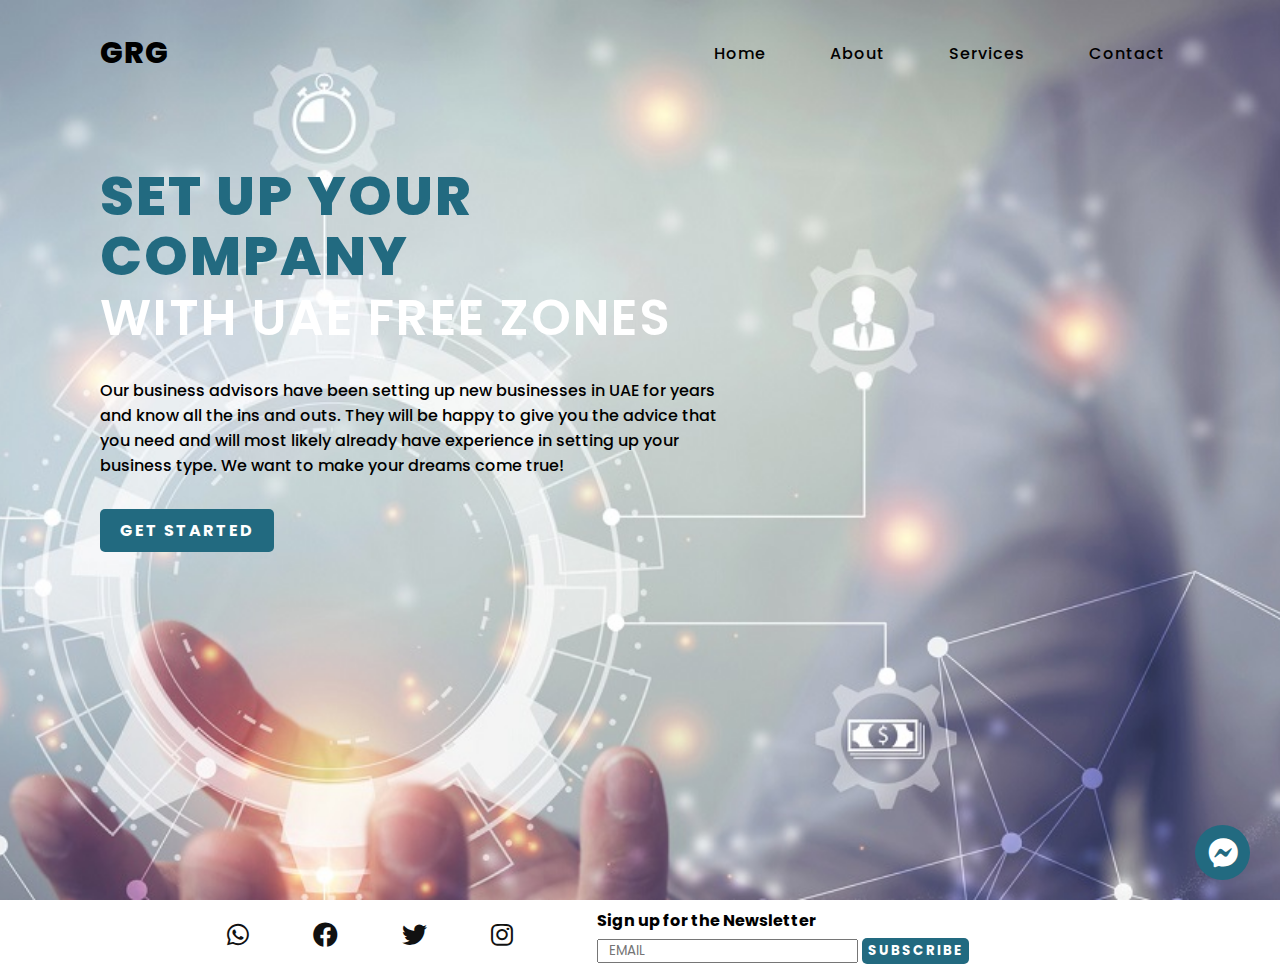
<file: index.html>
<!DOCTYPE html>
<html>
<head>
	<meta charset="utf-8">
	<meta name="viewport" content="width=device-width, initial-scale=1">
	<title>Responsive Website Landing Page Design</title>
	<link rel="stylesheet" type="text/css" href="style.css">
	<link rel="stylesheet" type="text/css" href="https://cdnjs.cloudflare.com/ajax/libs/font-awesome/6.0.0-beta3/css/all.min.css">
</head>
<body>
	<section>
		<input type="checkbox" id="check">
		<header>
			<h2> <a href="#" class="logo">GRG</a></h2>
			<div class="navigation">
				<a href="#">Home</a>
				<a href="about.html">About</a>
				<a href="services.html">Services</a>
				<a href="contact.html">Contact</a>
			</div>
			<label for="check" class="menu-bar">
				<i class="fas fa-bars menu-btn"></i>
				<i class="fas fa-times close-btn"></i>

			</label>
		</header>
		<div class="content">
			<div class="info">
				<h2>Set up your company <br><span>with UAE Free Zones</span></h2>
				<p>Our business advisors have been setting up new businesses in UAE for years and know all the ins and outs. They will be happy to give you the advice that you need and will most likely already have experience in setting up your business type. We want to make your dreams come true!</p>
				<a href="login.html" class="info-button">Get Started</a>
			</div>	
		</div>
		<div class="chat-window">
			<input type="checkbox" id="click">
			<label for="click">
				<i class="fa-brands fa-facebook-messenger"></i>
				<i class="fas fa-times"></i>
			</label>
			<div class="wrapper">
				<div class="head-text">Let's chat?-Online</div>
				<div class="chat-box">
					<div class="desc-text">Please fill out the form below to start chatting with the next available agent.
					</div>
					<form action="#">
						<div class="field">
							<input type="text" placeholder="Your Name" required>
						</div>
						<div class="field">
							<input type="email" placeholder="Email Address" required>
						</div>
						<div class="field textarea">
							<textarea cols="30" rows="10" placeholder="Explain your queries.." required></textarea>
						</div>
						<div class="field">
							<button type="submit">Start Chat</button>
						</div>
					</form>
				</div>
			</div>
		</div>
	</section>
	<footer>
		<div class="media-icons">
			<div>
				<a href="#"><i class="fab fa-whatsapp"></i></a>
				<a href="#"><i class="fab fa-facebook"></i></a>
				<a href="#"><i class="fab fa-twitter"></i></a>
				<a href="#"><i class="fab fa-instagram"></i></a>
			</div>
			<div class="content subscribe-panel">
				<h4>Sign up for the Newsletter</h4>
				<div>
					<input type="email" placeholder="EMAIL" class="subscribe-field" required>
					<input type="submit" value="Subscribe" class="info-button subscribe-btn">
				</div>
			</div>
		</div>	
	</footer>
</body>
</html>
</file>
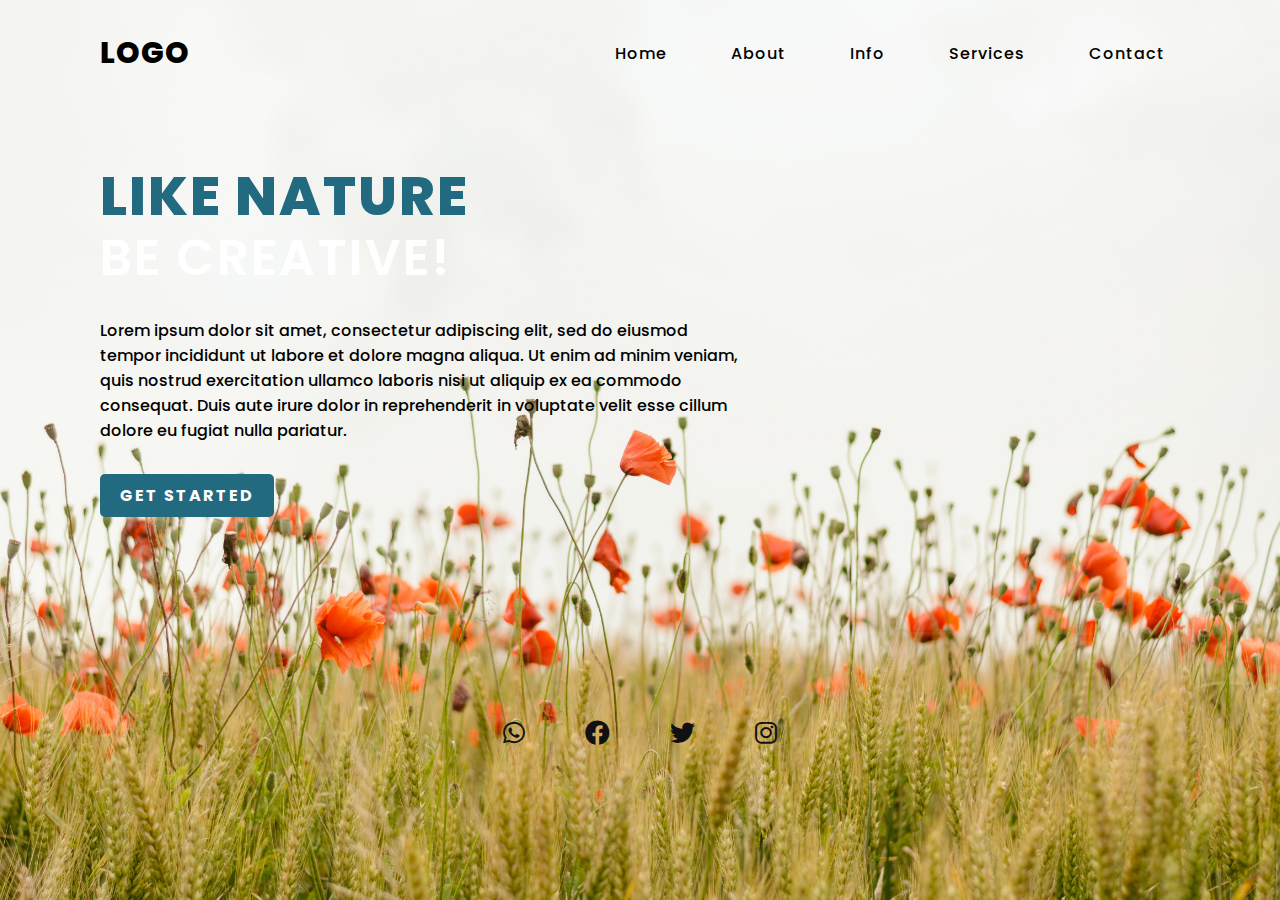
<file: New Website/index.html>
<!DOCTYPE html>
<html>
<head>
	<meta charset="utf-8">
	<meta name="viewport" content="width=device-width, initial-scale=1">
	<title>Responsive Website Landing Page Design</title>
	<link rel="stylesheet" type="text/css" href="style.css">
	<link rel="stylesheet" type="text/css" href="https://cdnjs.cloudflare.com/ajax/libs/font-awesome/6.0.0-beta3/css/all.min.css">
</head>
<body>
	<section>
		<input type="checkbox" id="check">
		<header>
			<h2> <a href="#" class="logo">Logo</a></h2>
			<div class="navigation">
				<a href="#">Home</a>
				<a href="#">About</a>
				<a href="#">Info</a>
				<a href="#">Services</a>
				<a href="#">Contact</a>
			</div>
			<label for="check">
				<i class="fas fa-bars menu-btn"></i>
				<i class="fas fa-times close-btn"></i>

			</label>
		</header>
		<div class="content">
			<div class="info">
				<h2>Like Nature <br><span>Be Creative!</span></h2>
				<p>Lorem ipsum dolor sit amet, consectetur adipiscing elit, sed do eiusmod tempor incididunt ut labore et dolore magna aliqua. Ut enim ad minim veniam, quis nostrud exercitation ullamco laboris nisi ut aliquip ex ea commodo consequat. Duis aute irure dolor in reprehenderit in voluptate velit esse cillum dolore eu fugiat nulla pariatur.</p>
				<a href="login.html" class="info-button">Get Started</a>
			</div>	
		</div>
		<div class="media-icons">
			<a href="#"><i class="fab fa-whatsapp"></i></a>
			<a href="#"><i class="fab fa-facebook"></i></a>
			<a href="#"><i class="fab fa-twitter"></i></a>
			<a href="#"><i class="fab fa-instagram"></i></a>
		</div>
	</section>
</body>
</html>
</file>
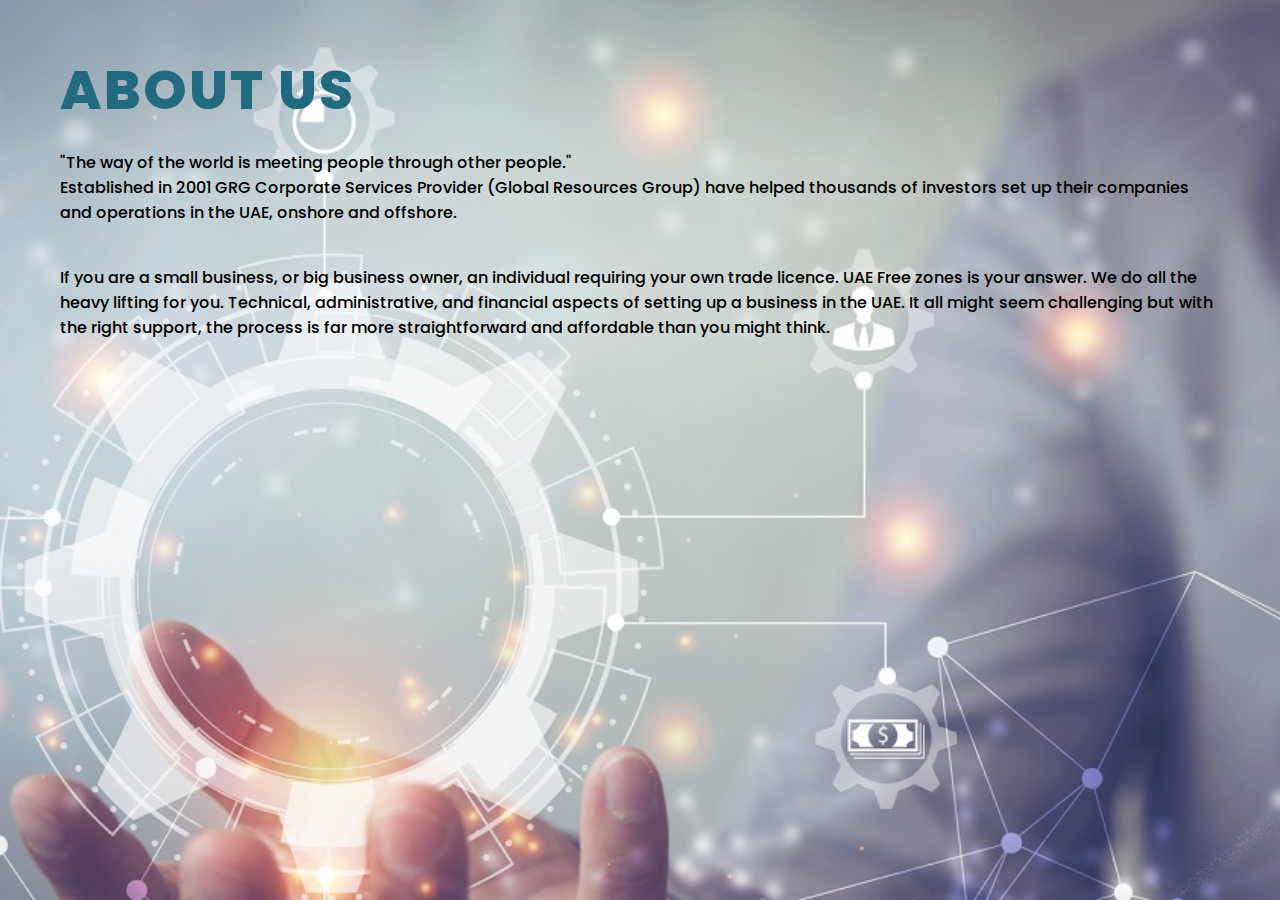
<file: about.html>
<!DOCTYPE html>
<html>
<head>
	<meta charset="utf-8">
	<meta name="viewport" content="width=device-width, initial-scale=1">
	<title>About</title>
	<link rel="stylesheet" type="text/css" href="style.css">
	<link rel="stylesheet" type="text/css" href="https://cdnjs.cloudflare.com/ajax/libs/font-awesome/6.0.0-beta3/css/all.min.css">
</head>
<body>
	<section>
		<div class="content about-content">
			<div class="info">
				<h2>About Us</h2>
				<p>"The way of the world is meeting people through other people."<br>
				Established in 2001 GRG Corporate Services Provider (Global Resources Group) have helped thousands of investors set up their companies and operations in the UAE, onshore and offshore.</p>
				<p>If you are a small business, or big business owner, an individual requiring your own trade licence. UAE Free zones is your answer. We do all the heavy lifting for you. Technical, administrative, and financial aspects of setting up a business in the UAE. It all might seem challenging but with the right support, the process is far more straightforward and affordable than you might think.</p>
			</div>
		</div>
	</section>
</body>
</html>
</file>
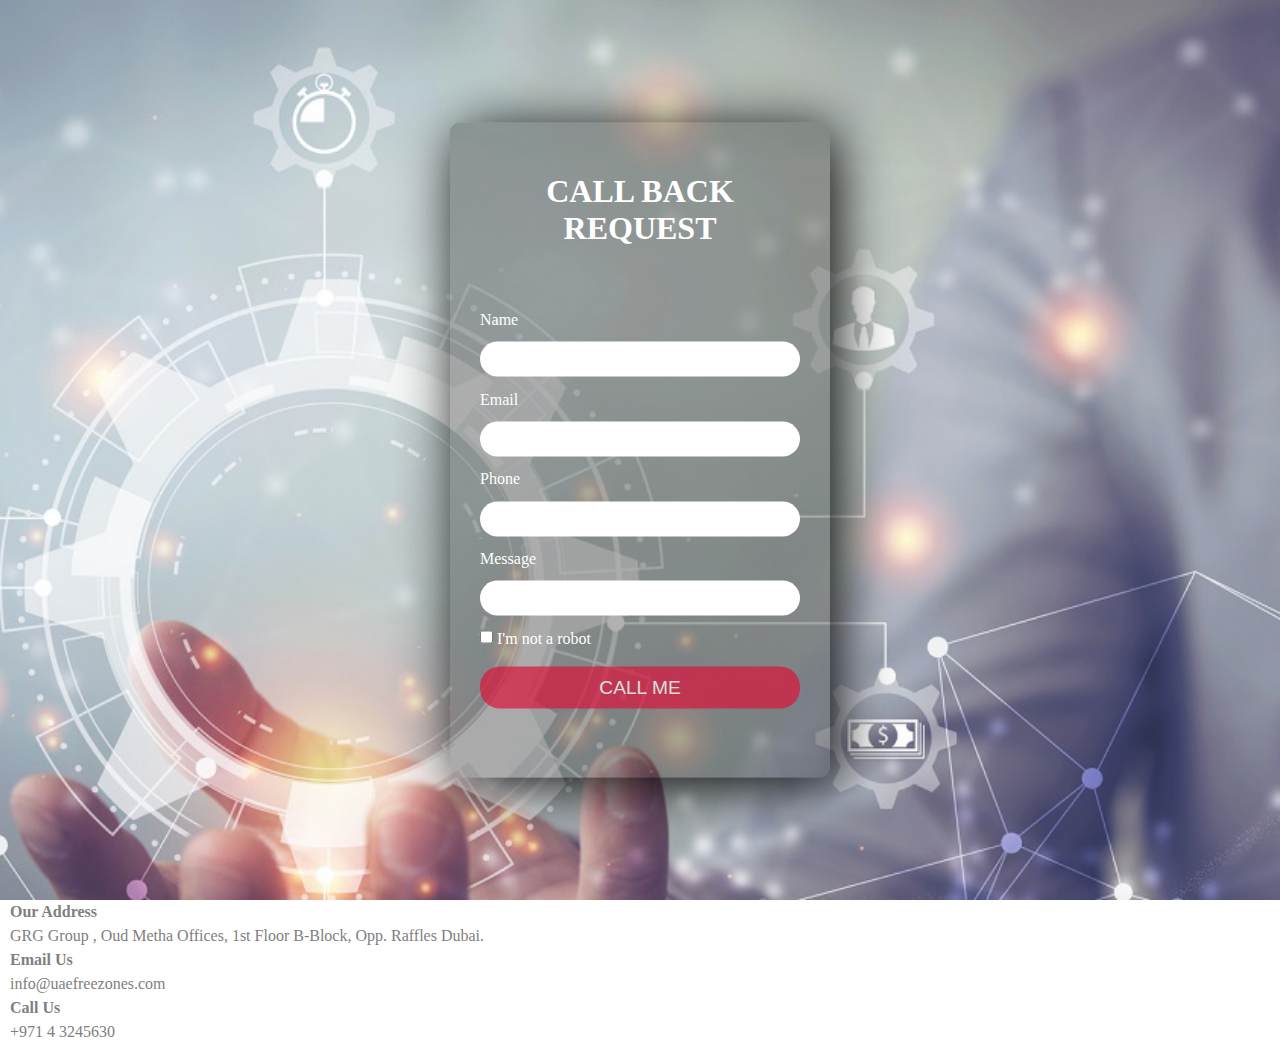
<file: contact.html>
<!DOCTYPE html>
<html>
<head>
	<meta charset="utf-8">
	<meta name="viewport" content="width=device-width, initial-scale=1">
	<title>Contact</title>
	<link rel="stylesheet" type="text/css" href="loginStyle.css">
</head>
<body>
	<section>
		<div class="form-container">
			<h2>Call Back Request</h2>
			<form action="#">
				<div class="control">
					<label for="name">Name</label>
					<input type="text">
				</div>
				<div class="control">
					<label for="email">Email</label>
					<input type="email">
				</div>
				<div class="control">
					<label for="phone">Phone</label>
					<input type="text">
				</div>
				<div class="control">
					<label for="message">Message</label>
					<input type="text">
				</div>
				<span><input type="checkbox" name="checkbox"> I'm not a robot</span>
				<div class="control">
					<input type="submit" name="submit" value="Call Me">
				</div>
			</form>
		</div>
	</section>
	<footer>
		<div>
			<div>
				<h4>Our Address</h4>
				<p class="contact">GRG Group , Oud Metha Offices, 1st Floor B-Block, Opp. Raffles Dubai.</p>
				<h4>Email Us</h4>
				<p class="contact">info@uaefreezones.com</p>
				<h4>Call Us</h4>
				<p class="contact">+971 4 3245630</p>
			</div>	
		</div>
	</footer>
</body>
</html>
</file>
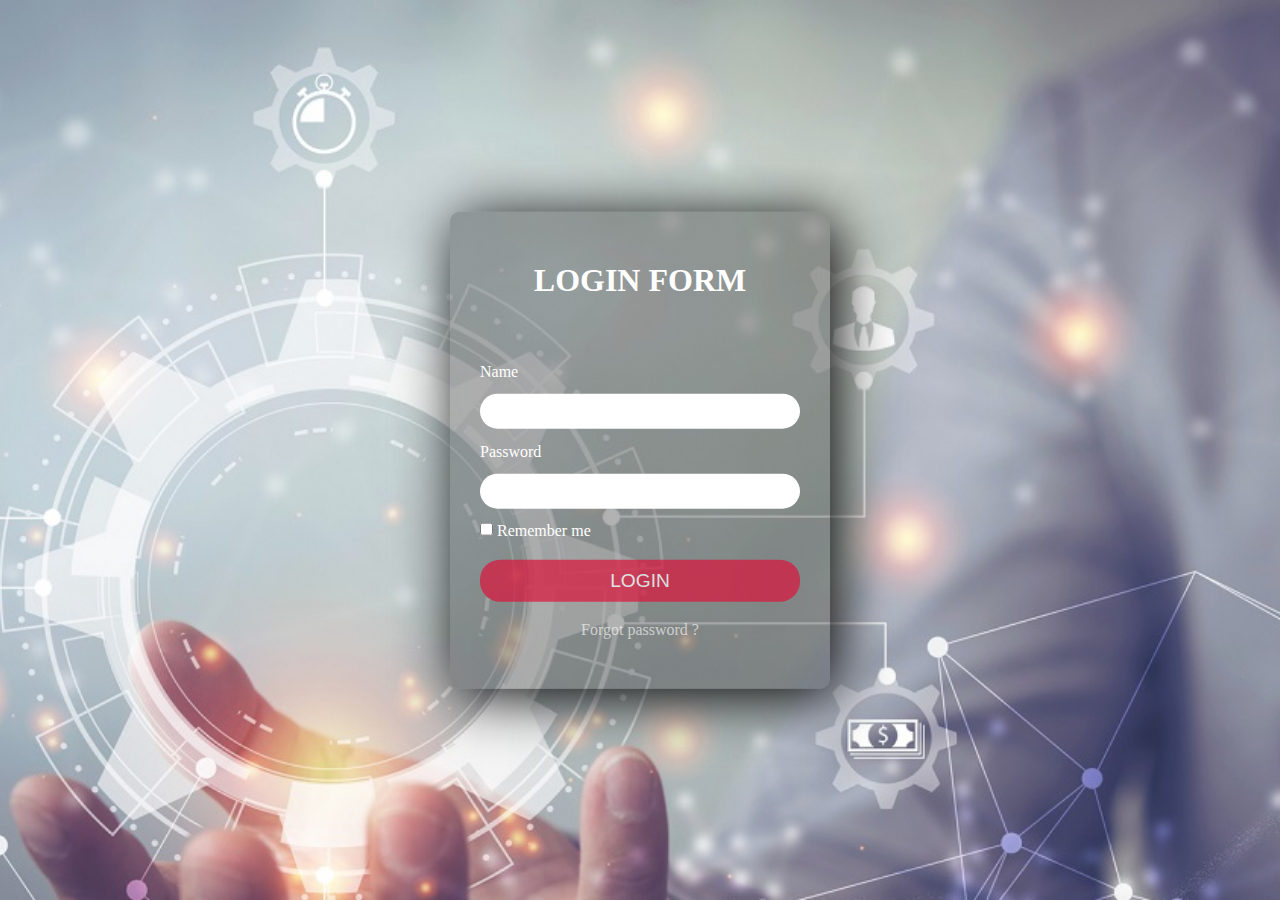
<file: login.html>
<!DOCTYPE html>
<html>
<head>
	<meta charset="utf-8">
	<meta name="viewport" content="width=device-width, initial-scale=1">
	<title>Login</title>
	<link rel="stylesheet" type="text/css" href="loginStyle.css">
</head>
<body>
	<section>
		<div class="form-container">
			<h2>login form</h2>
			<form action="#">
				<div class="control">
					<label for="name">Name</label>
					<input type="text" name="name" id="name">
				</div>
				<div class="control">
					<label for="psw">Password</label>
					<input type="password" name="psw" id="psw">
				</div>
				<span><input type="checkbox" name="checkbox"> Remember me</span>
				<div class="control">
					<input type="submit" name="submit" value="Login">
				</div>
				<div class="link">
					<a href="#">Forgot password ?</a>
				</div>
			</form>
		</div>
	</section>
</body>
</html>
</file>
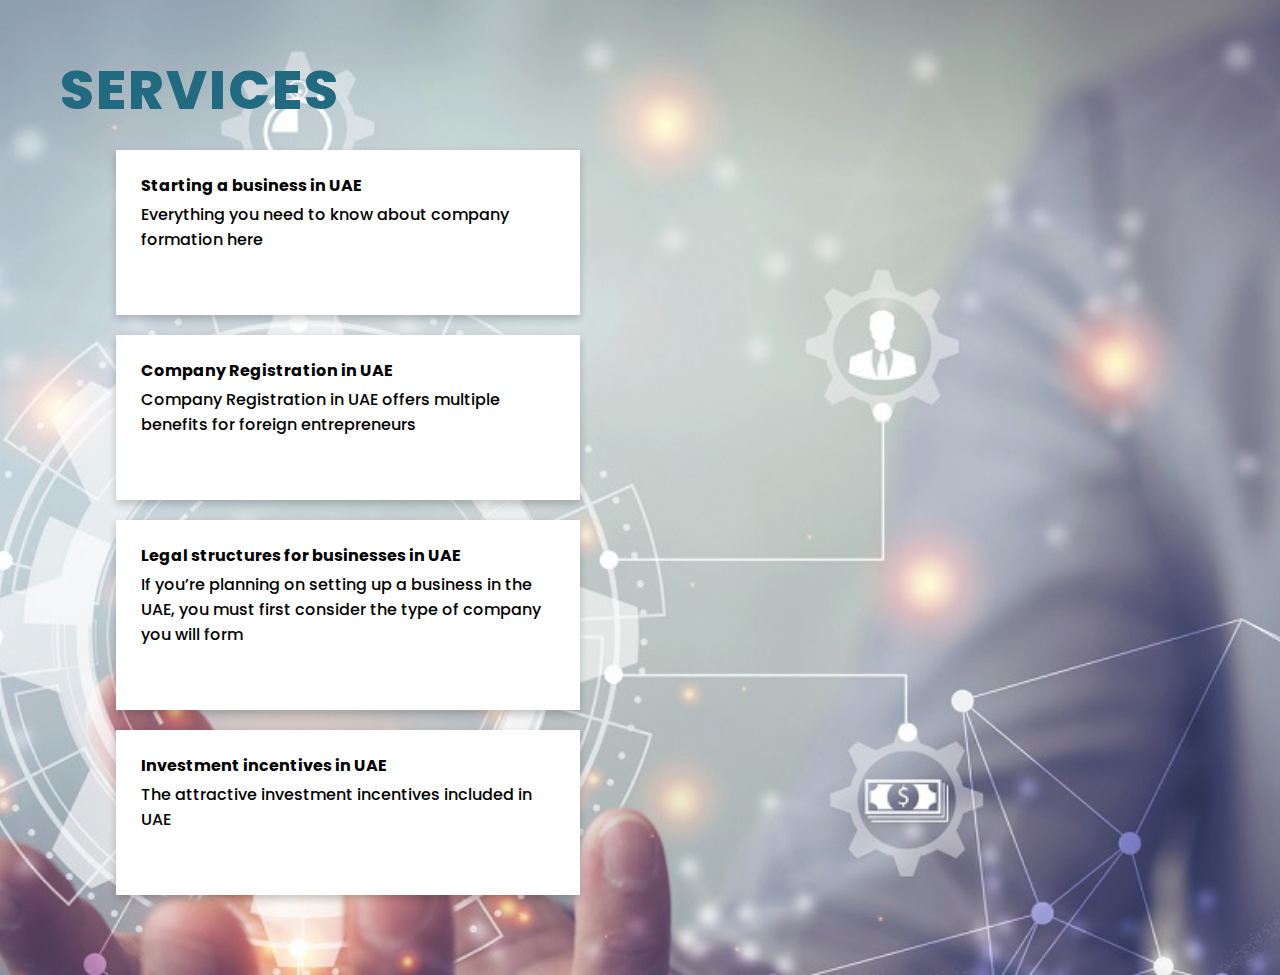
<file: services.html>
<!DOCTYPE html>
<html>
<head>
	<meta charset="utf-8">
	<meta name="viewport" content="width=device-width, initial-scale=1">
	<title>Services</title>
	<link rel="stylesheet" type="text/css" href="style.css">
	<link rel="stylesheet" type="text/css" href="https://cdnjs.cloudflare.com/ajax/libs/font-awesome/6.0.0-beta3/css/all.min.css">
</head>
<body>
	<section>
		<div class="content about-content">
			<div class="info">
				<h2>Services</h2>
				<div class="card">
	  				<div class="container">
	    				<h4>Starting a business in UAE</h4> 
	    				<p>Everything you need to know about company formation here</p> 
	  				</div>
	  			</div>
	  			<div class="card">
	  				<div class="container">
	    				<h4>Company Registration in UAE</h4> 
	    				<p>Company Registration in UAE offers multiple benefits for foreign entrepreneurs</p> 
	  				</div>
				</div>
				<div class="card">
	  				<div class="container">
	    				<h4>Legal structures for businesses in UAE</h4> 
	    				<p>If you’re planning on setting up a business in the UAE, you must first consider the type of company you will form</p> 
	  				</div>
				</div>
				<div class="card">
	  				<div class="container">
	    				<h4>Investment incentives in UAE</h4> 
	    				<p>The attractive investment incentives included in UAE</p> 
	  				</div>
				</div>
				</div>
			</div>
		</div>
	</section>
</body>
</html>
</file>
<file: style.css>
@import url('https://fonts.googleapis.com/css2?family=Poppins:wght@300;400;500;600;700;800;900&display=swap');
*{
	margin: 0;
	padding: 0;
	box-sizing: border-box;
	font-family: "Poppins", sans-serif;
}
section{
	position: relative;
	width: 100%;
	min-height: 100vh;
	display: flex;
	flex-direction: column;
	justify-content: flex-start;
	background: url("image2.jpg") no-repeat center center;
	background-size: cover;
}
header{
	position: relative;
	top: 0;
	width: 100%;
	padding: 30px 100px;
	display: flex;
	justify-content: space-between;
	align-items: center;
}
header .logo{
	position: relative;
	color: #000;
	font-size: 30px;
	text-decoration: none;
	text-transform: uppercase;
	font-weight: 800;
	letter-spacing: 1px;
}
header .navigation a{
	color: #000;
	text-decoration: none;
	font-weight: 500;
	letter-spacing: 1px;
	padding: 2px 15px;
	border-radius: 20px;
	transition: 0.3s;
	transition-property: background;
}
header .navigation a:not(:last-child){
	margin-right: 30px;
}
header .navigation a:hover{
	background: #fff;
}
.content{
	max-width: 650px;
	margin: 60px 100px;
}
.content .info h2{
	color: #226A80;
	font-size: 55px;
	text-transform: uppercase;
	font-weight: 800;
	letter-spacing: 2px;
	line-height: 60px;
	margin-bottom: 30px;
}
.content .info h2 span{
	color: #fff;
	font-size: 50px;
	font-weight: 600;
}
.content .info p{
	font-size: 16px;
	font-weight: 500;
	margin-bottom: 40px;
}
.content .info-button{
	color: #fff;
	background: #226A80;
	text-decoration: none;
	text-transform: uppercase;
	font-weight: 700;
	letter-spacing: 2px;
	padding: 10px 20px;
	border-radius: 5px;
	transition: 0.3s;
	transition-property: background;
}
.content .info-button:hover{
	background: #0C4F60;
}
.media-icons{
	display: flex;
	justify-content: center;
	align-items: center;
	margin: auto;
}
.media-icons a{
	position: relative;
	color: #111;
	font-size: 25px;
	transition: 0.3s;
	transition-property: transform;
}
.media-icons a:not(:last-child){
	margin-right: 60px;
}
.media-icons a:hover{
	transform: scale(1.5);
}
.menu-bar{
	display: none;
}
#check{
	z-index: 3;
	display: none;
}
/* Responsive Styles */
@media(max-width: 960px){
	header .navigation{
		display: none;
	}
	.menu-bar{
		display: block;
		font-size: 25px;
		cursor: pointer;
		transition: 0.3s;
		transition-property: color;
	}
	.menu-bar:hover{
		color: #fff;
	}
	label .close-btn{
		display: none;
	}
	#check:checked ~ header .navigation{
		z-index: 2;
		position: fixed;
		background: rgba(34, 106, 128, 0.9);
		top: 0;
		bottom: 0;
		left: 0;
		right: 0;
		display: flex;
		flex-direction: column;
		justify-content: center;
		align-items: center;
	}
	#check:checked ~ header .navigation a{
		font-weight: 700;
		margin-right: 0;
		margin-bottom: 50px;
		letter-spacing: 2px;
	}
	#check:checked ~ header label .menu-btn{
		display: none;
	}
	#check:checked ~ header label .close-btn{
		z-index: 2;
		display: block;
		position: fixed;
	}
	label .menu-btn{
		position: absolute;
	}
	header .logo{
		position: absolute;
		bottom: -6px;
	}
	.content .info h2{
		font-size: 45px;
		line-height: 50px;
	}
	.content .info h2 span{
		font-size: 40px;
		font-weight: 600;
	}
	.content .info p{
		font-size: 14px;
	}
}
@media(max-width: 560px){
	.content .info h2{
		font-size: 35px;
		line-height: 40px;
	}
	.content .info h2 span{
		font-size: 30px;
		font-weight: 600;
	}
	.content .info p{
		font-size: 14px;
	}
}
/*Chat styles*/
.chat-window{
	overflow: hidden;
}
#click{
	display: none;
}
.chat-window label{
	position: absolute;
	right: 30px;
	bottom: 20px;
	height: 55px;
	width: 55px;
	background: #226A80;
	text-align: center;
	line-height: 55px;
	border-radius: 50px;
	font-size: 30px;
	color: #fff;
	cursor: pointer;
}
.chat-window label i{
	position: absolute;
	top: 50%;
	left: 50%;
	transform: translate(-50%,-50%);
	transition: all .3s;
}
.chat-window label i.fas{
	opacity: 0;
	pointer-events: none;
	
}
#click:checked ~ label i.fas{
	opacity: 1;
	pointer-events: auto;
	transform: translate(-50%,-50%)rotate(180deg);
}
#click:checked ~ label i.fa-brands{
	opacity: 0;
	pointer-events: none;
	transform: translate(-50%,-50%)rotate(180deg);
}
.wrapper{
	position: absolute;
	right: 30px;
	bottom: 0px;
	max-width: 350px;
	background: #fff;
	border-radius: 15px;
	box-shadow: 0px 15px 20px rgba(0,0,0,0.1);
	opacity: 0;
	pointer-events: none;
	transition: all 0.6 cubic-bezier(0.68,-0.55,0.265,1.55);
}
#click:checked ~ .wrapper{
	opacity: 1;
	bottom: 85px;
	pointer-events: auto;
}
.wrapper .head-text{
	line-height: 60px;
	color: #fff;
	border-radius: 15px 15px 0 0;
	padding: 0 20px;
	font-weight: 500;
	font-size: 20px;
	background: #226A80;
}
.wrapper .chat-box{
	padding: 20px;
	width: 100%;
}
.chat-box .desc-text{
	color: #226A80;
	text-align: center;
	line-height: 25px;
	font-size: 17px;
	font-weight: 500;
}
.chat-box form{
	padding: 10px 15px;
	margin: 20px 0;
	border-radius: 25px;
	border: 1px solid lightgrey;
}
.chat-box form .field{
	height: 50px;
	width: 100%;
	margin-top: 20px;
}
.chat-box form .field:last-child{
	margin-bottom: 15px;
}
form .field input,
form .field button,
form .textarea textarea{
	width: 100%;
	height: 100%;
	padding-left: 20px;
	border: 1px solid lightgrey;
	outline: none;
	border-radius: 25px;
	font-size: 16px;
	transition: all 0.3s ease;
}
form .field input:focus,
form .textarea textarea:focus{
	border-color: #226A80;
}
form .field input::placeholder,
form .textarea textarea::placeholder{
	color: silver;
	transition: all 0.3s ease;
}
form .field input:focus::placeholder,
form .textarea textarea:focus::placeholder{
	color: lightgrey;
}
.chat-box form .textarea{
	height: 70px;
	width: 100%;
}
.chat-box form .textarea textarea{
	height: 100%;
	border-radius: 50px;
	resize: none;
	padding: 15px 20px;
	font-size: 16px;
}
.field button{
	border: none;
	outline: none;
	cursor: pointer;
	color: #fff;
	font-size: 18px;
	font-weight: 500;
	background: #226A80;
	transition: all 0.3s ease;
}
.field button:active{
	transform: scale(0.97);
}
.content .subscribe-btn{
	padding: 3px 6px;
	border: 0;
}
h4{
	margin-bottom: 4px;
}
.subscribe-field:focus{
	border-color: none;
}
.subscribe-field::placeholder{
	padding: 0 10px;
}
.subscribe-panel{
	margin: 8px 84px;
	display: flex;
	flex-direction: column;
}
.about-content{
	max-width: none;
	margin: 60px 60px;
}
.card {
  box-shadow: 0 4px 8px 0 rgba(0,0,0,0.2);
  transition: 0.3s;
  width: 40%;
  background-color: #fff;
  display: flex;
  margin: 20px 56px;

}
.card:hover {
  box-shadow: 0 8px 16px 0 rgba(0,0,0,0.2);
}
.container {
  padding: 23px 25px;
}
</file>
<file: New Website/style.css>
@import url('https://fonts.googleapis.com/css2?family=Poppins:wght@300;400;500;600;700;800;900&display=swap');
*{
	margin: 0;
	padding: 0;
	box-sizing: border-box;
	font-family: "Poppins", sans-serif;
}
section{
	position: relative;
	width: 100%;
	min-height: 100vh;
	display: flex;
	flex-direction: column;
	justify-content: flex-start;
	background: url(bgimage.jpg) no-repeat center;
	background-size: cover;
}
header{
	position: relative;
	top: 0;
	width: 100%;
	padding: 30px 100px;
	display: flex;
	justify-content: space-between;
	align-items: center;
}
header .logo{
	position: relative;
	color: #000;
	font-size: 30px;
	text-decoration: none;
	text-transform: uppercase;
	font-weight: 800;
	letter-spacing: 1px;
}
header .navigation a{
	color: #000;
	text-decoration: none;
	font-weight: 500;
	letter-spacing: 1px;
	padding: 2px 15px;
	border-radius: 20px;
	transition: 0.3s;
	transition-property: background;
}
header .navigation a:not(:last-child){
	margin-right: 30px;
}
header .navigation a:hover{
	background: #fff;
}
.content{
	max-width: 650px;
	margin: 60px 100px;
}
.content .info h2{
	color: #226A80;
	font-size: 55px;
	text-transform: uppercase;
	font-weight: 800;
	letter-spacing: 2px;
	line-height: 60px;
	margin-bottom: 30px;
}
.content .info h2 span{
	color: #fff;
	font-size: 50px;
	font-weight: 600;
}
.content .info p{
	font-size: 16px;
	font-weight: 500;
	margin-bottom: 40px;
}
.content .info-button{
	color: #fff;
	background: #226A80;
	text-decoration: none;
	text-transform: uppercase;
	font-weight: 700;
	letter-spacing: 2px;
	padding: 10px 20px;
	border-radius: 5px;
	transition: 0.3s;
	transition-property: background;
}
.content .info-button:hover{
	background: #0C4F60;
}
.media-icons{
	display: flex;
	justify-content: center;
	align-items: center;
	margin: auto;
}
.media-icons a{
	position: relative;
	color: #111;
	font-size: 25px;
	transition: 0.3s;
	transition-property: transform;
}
.media-icons a:not(:last-child){
	margin-right: 60px;
}
.media-icons a:hover{
	transform: scale(1.5);
}
label{
	display: none;
}
#check{
	z-index: 3;
	display: none;
}
/* Responsive Styles */
@media(max-width: 960px){
	header .navigation{
		display: none;
	}
	label{
		display: block;
		font-size: 25px;
		cursor: pointer;
		transition: 0.3s;
		transition-property: color;
	}
	label:hover{
		color: #fff;
	}
	label .close-btn{
		display: none;
	}
	#check:checked ~ header .navigation{
		z-index: 2;
		position: fixed;
		background: rgba(114, 223, 225, 0.9);
		top: 0;
		bottom: 0;
		left: 0;
		right: 0;
		display: flex;
		flex-direction: column;
		justify-content: center;
		align-items: center;
	}
	#check:checked ~ header .navigation a{
		font-weight: 700;
		margin-right: 0;
		margin-bottom: 50px;
		letter-spacing: 2px;
	}
	#check:checked ~ header label .menu-btn{
		display: none;
	}
	#check:checked ~ header label .close-btn{
		z-index: 2;
		display: block;
		position: fixed;
	}
	label .menu-btn{
		position: absolute;
	}
	header .logo{
		position: absolute;
		bottom: -6px;
	}
	.content .info h2{
		font-size: 45px;
		line-height: 50px;
	}
	.content .info h2 span{
		font-size: 40px;
		font-weight: 600;
	}
	.content .info p{
		font-size: 14px;
	}
}
@media(max-width: 560px){
	.content .info h2{
		font-size: 35px;
		line-height: 40px;
	}
	.content .info h2 span{
		font-size: 30px;
		font-weight: 600;
	}
	.content .info p{
		font-size: 14px;
	}
}
</file>
<file: loginStyle.css>
*{
	margin: 0;
	padding: 0;
	box-sizing: border-box;
}
body{
	font-family: "Open Sans";
	color: #fff;
}
section{
	position: relative;
	height: 100vh;
	width: 100%;
	background: url("image2.jpg");
	background-size: cover;
	background-position: center center;
}
.form-container{
	position: absolute;
	top: 50%;
	left: 50%;
	transform: translate(-50%,-50%);
	background: linear-gradient(rgba(0, 0, 0, 0.3),rgba(0, 0, 0, 0.3));
	width: 380px;
	padding: 50px 30px;
	border-radius: 10px;
	box-shadow: 7px 7px 60px #000;
}
h2{
	text-transform: uppercase;
	font-size: 2em;
	text-align: center;
	margin-bottom: 2em;
}
.control input{
	width: 100%;
	display: block;
	padding: 10px;
	color: #222;
	border: none;
	outline: none;
	margin: 1em 0;
	border-radius: 20px;
}
.control input[type="submit"]{
	background: crimson;
	color: #fff;
	text-transform: uppercase;
	font-size: 1.2em;
	opacity: .7;
	transition: opacity .3s ease;
}
.control input[type="submit"]:hover{
	opacity: 1;
}
.link{
	text-align: center;
}
.link a{
	text-decoration: none;
	color: #fff;
	opacity: .6;
	transition: opacity .3s ease;
}
.link a:hover{
	opacity: 1;
}
h4{
	color: grey;
	font-weight: 600;
	padding: 5px 10px;
	line-height: 14px;
}
.contact{
	color: grey;
	padding: 5px 10px;
	line-height: 14px;
}
</file>
